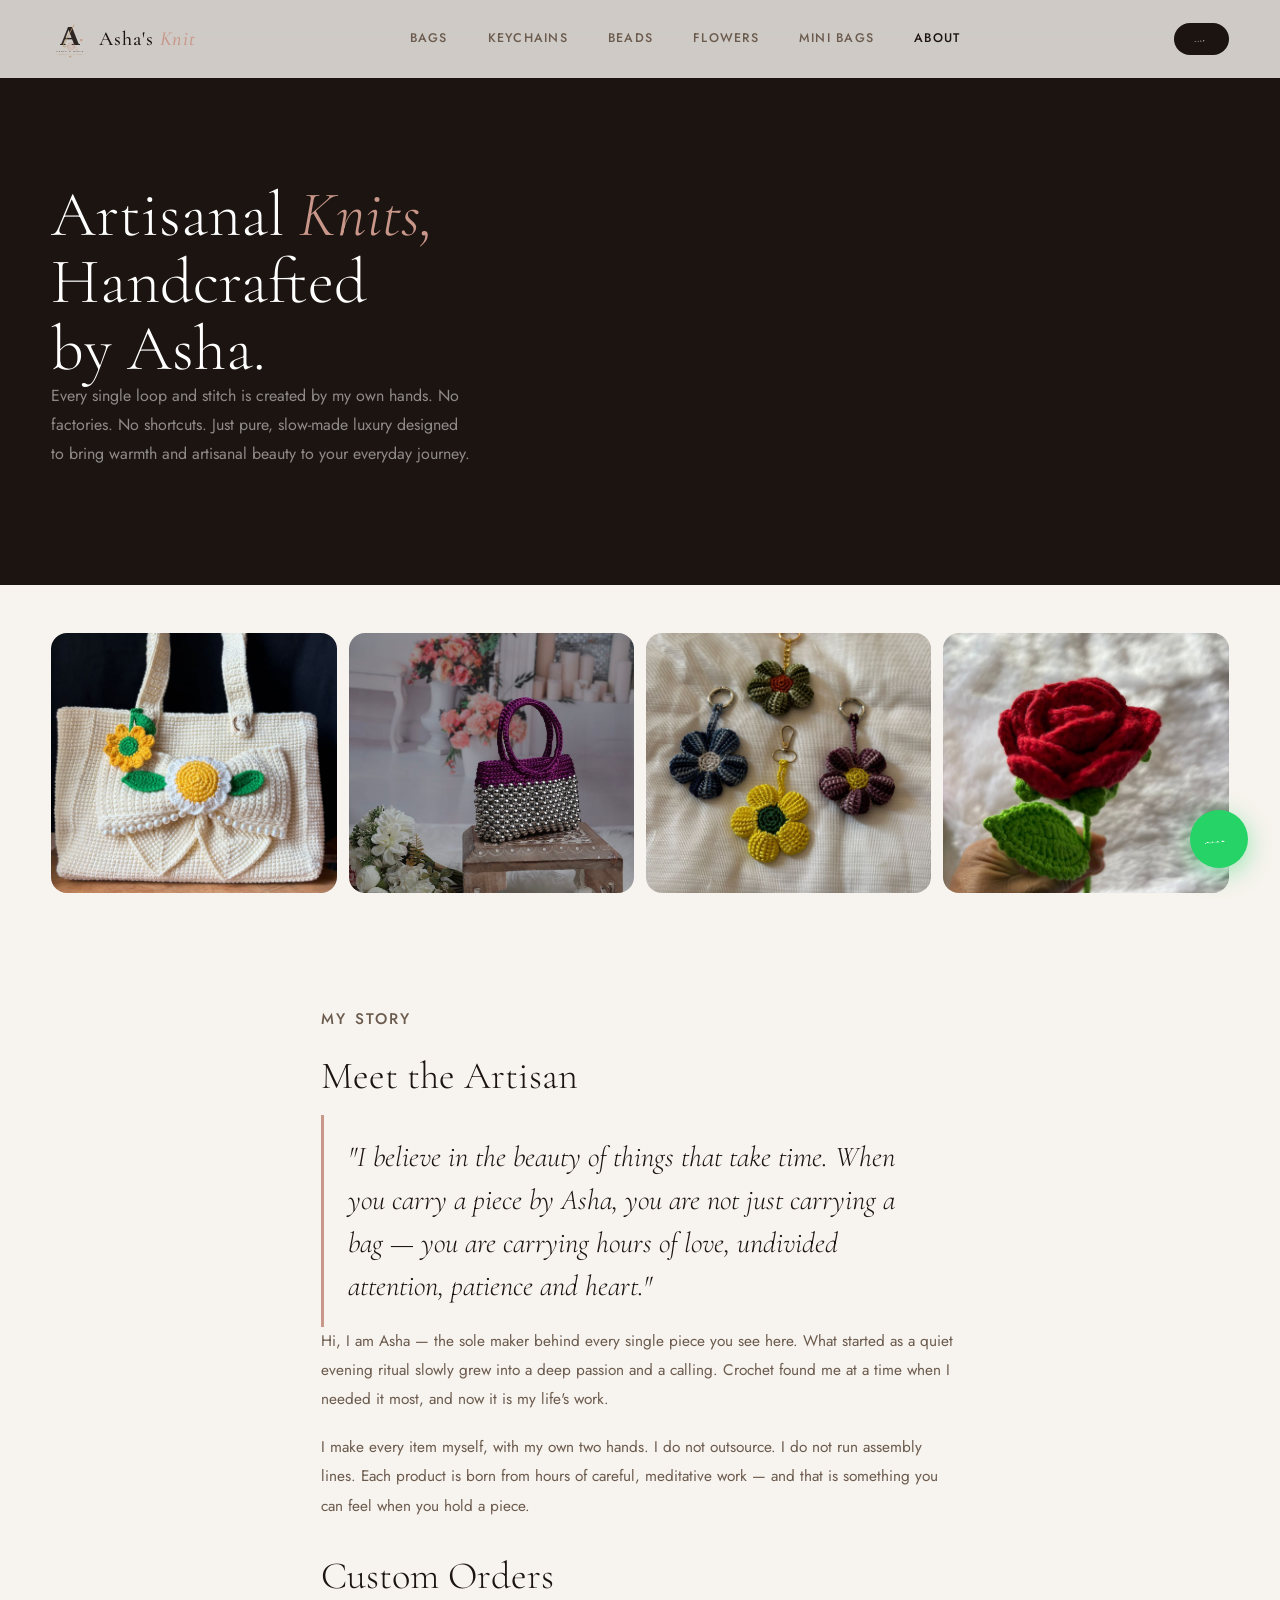
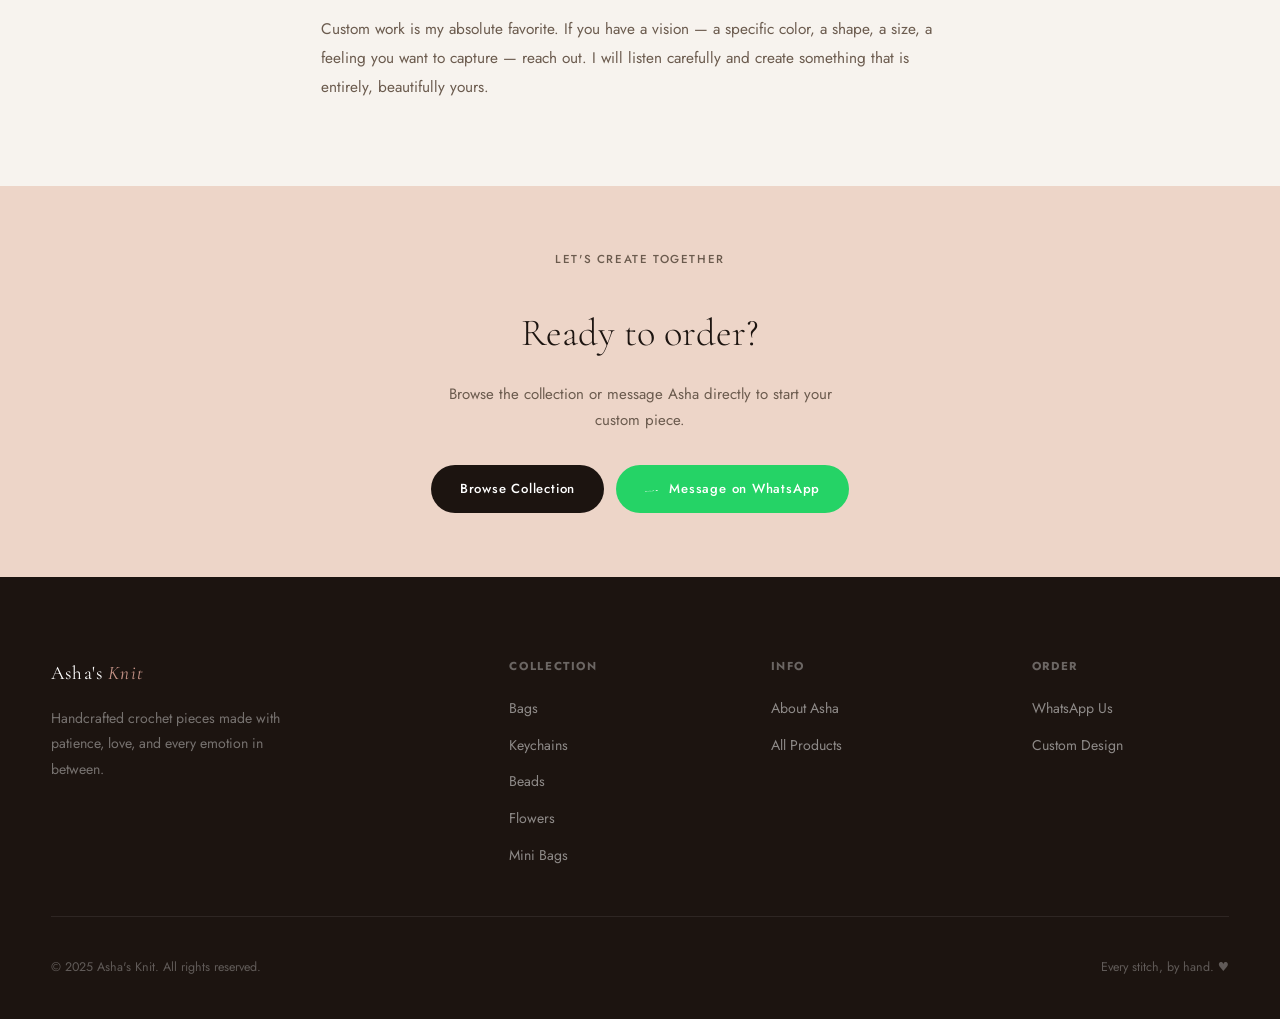
<file: about.html>
<!DOCTYPE html>
<html lang="en">
<head>
  <meta charset="UTF-8"/>
  <meta name="viewport" content="width=device-width,initial-scale=1.0"/>
  <title>About Asha &mdash; Asha's Knit</title>
  <link rel="stylesheet" href="styles.css"/>
  <style>
    .about-hero{min-height:65vh;background:var(--dark);display:grid;grid-template-columns:1fr;align-items:center;padding:9rem 4% 5rem;gap:5rem}.about-hero-text h1{font-family:var(--serif);font-size:clamp(2.8rem,5vw,5rem);font-weight:300;color:#fff;line-height:1.05}
    .about-hero h1{font-family:var(--serif);font-size:clamp(2.8rem,5vw,5rem);font-weight:300;color:#fff;line-height:1.05}
    .about-hero h1 em{font-style:italic;color:var(--rose)}
    .about-hero p{font-size:1rem;color:rgba(255,255,255,.5);line-height:1.8;max-width:420px;align-self:center}
    .about-img-row{display:grid;grid-template-columns:repeat(4,1fr);gap:12px;padding:3rem 4%}
    .about-img-row div{border-radius:16px;overflow:hidden;height:260px}
    .about-body{padding:4rem 4%;max-width:740px;margin:0 auto}
    .about-body h2{font-family:var(--serif);font-size:clamp(1.6rem,3vw,2.4rem);font-weight:300;margin-bottom:1rem;line-height:1.2}
    .about-body p{font-size:.96rem;line-height:1.9;color:var(--muted);margin-bottom:1.2rem}
    .about-quote-big{font-family:var(--serif);font-size:clamp(1.3rem,2.5vw,1.8rem);font-style:italic;font-weight:300;color:var(--dark);line-height:1.5;border-left:3px solid var(--rose);padding:1.2rem 1.5rem}
    .about-cta{text-align:center;padding:4rem 4%;background:var(--blush)}
    .about-cta h2{font-family:var(--serif);font-size:clamp(1.8rem,3vw,2.8rem);font-weight:300;margin-bottom:1rem}
    .about-cta p{color:var(--muted);margin-bottom:2rem;max-width:400px;margin-left:auto;margin-right:auto}
    @media(max-width:768px){.about-hero{grid-template-columns:1fr;min-height:auto;padding-top:7rem}.about-img-row{grid-template-columns:repeat(2,1fr);gap:8px;padding:2rem 4%}.about-img-row div{height:200px}}
  </style>
</head>
<body>
<nav>
  <a href="index.html" class="nav-logo">
    <img src="images/logo.svg" alt="Asha's Knit" class="nav-logo-img"/>
    <span>Asha's <em>Knit</em></span>
  </a>
  <div class="nav-center">
    <a href="bags.html">Bags</a>
    <a href="keychains.html">Keychains</a>
    <a href="beads.html">Beads</a>
    <a href="flowers.html">Flowers</a>
    <a href="minis.html">Mini Bags</a>
    <a href="about.html" class="active">About</a>
  </div>
  <div class="nav-right">
    <a class="btn-wa" data-wa="Hi Asha! I would love to place an order!" href="#"><svg viewBox="0 0 24 24" fill="currentColor" style="width:15px;height:15px"><path d="M17.472 14.382c-.297-.149-1.758-.867-2.03-.967-.273-.099-.471-.148-.67.15-.197.297-.767.966-.94 1.164-.173.199-.347.223-.644.075-.297-.15-1.255-.463-2.03-.967-.273-.099-.471-.148-.67.15-.197.297-.767.966-.94 1.164-.173.199-.347.223-.644.075-.297-.15-1.255-.463-2.03-.967-.273-.099-.471-.148-.67.15-.197.297-.767.966-.94 1.164-.173.199-.347.223-.644.075-.297-.15-1.255-.463-2.03-.967-.273-.099-.471-.148-.67.15-.197.297-.767.966-.94 1.164-.173.199-.347.223-.644.075-.297-.15-1.255-.463-2.03-.967-.273-.099-.471-.148-.67.15-.197.297-.767.966-.94 1.164-.173.199-.347.223-.644.075-.297-.15-1.255-.463-2.03-.967-.273-.099-.471-.148-.67.15-.197.297-.767.966-.94 1.164-.173.199-.347.223-.644.075-.297-.15-1.255-.463-2.03-.967-.273-.099-.471-.148-.67.15-.197.297-.767.966-.94 1.164-.173.199-.347.223-.644.075-.297-.15-1.255-.463-2.03-.967Z"/></svg></a>
    <button class="hamburger" aria-label="Menu"><span></span><span></span><span></span></button>
  </div>
</nav>

<div class="about-hero">
  <div class="about-hero-text">
    <h1>Artisanal <em>Knits,</em><br/>Handcrafted<br/>by Asha.</h1>
    <p>Every single loop and stitch is created by my own hands. No factories. No shortcuts. Just pure, slow-made luxury designed to bring warmth and artisanal beauty to your everyday journey.</p>
  </div>
</div>

<div class="about-img-row">
  <div><img src="images/Bags/831c97ac-e3ac-487b-af23-489958515eee.jpg" alt="" style="width:100%;height:100%;object-fit:cover"/></div>
  <div><img src="images/Bags/3a611cd5-9de5-4c1d-8d3f-68892b042ae3.jpg" alt="" style="width:100%;height:100%;object-fit:cover"/></div>
  <div><img src="images/Keychain/4a3a2b40-6830-4c7a-bb96-46322406a916.jpg" alt="" style="width:100%;height:100%;object-fit:cover"/></div>
  <div><img src="images/Flower/fede8deb-4d34-4329-86b0-78b4bf111c69.jpg" alt="" style="width:100%;height:100%;object-fit:cover"/></div>
</div>

<div class="about-body">
  <p class="section-label">My Story</p>
  <h2>Meet the Artisan</h2>
  <div class="about-quote-big">
    "I believe in the beauty of things that take time. When you carry a piece by Asha, you are not just carrying a bag &#8212; you are carrying hours of love, undivided attention, patience and heart."
  </div>
  <p>Hi, I am Asha &#8212; the sole maker behind every single piece you see here. What started as a quiet evening ritual slowly grew into a deep passion and a calling. Crochet found me at a time when I needed it most, and now it is my life's work.</p>
  <p>I make every item myself, with my own two hands. I do not outsource. I do not run assembly lines. Each product is born from hours of careful, meditative work &#8212; and that is something you can feel when you hold a piece.</p>
  <h2 style="margin-top:2rem">Custom Orders</h2>
  <p>Custom work is my absolute favorite. If you have a vision &#8212; a specific color, a shape, a size, a feeling you want to capture &#8212; reach out. I will listen carefully and create something that is entirely, beautifully yours.</p>
</div>

<div class="about-cta">
  <p class="section-label">Let's Create Together</p>
  <h2>Ready to order?</h2>
  <p>Browse the collection or message Asha directly to start your custom piece.</p>
  <div style="display:flex;gap:.75rem;justify-content:center;flex-wrap:wrap">
    <a href="bags.html" class="btn-primary">Browse Collection</a>
    <a class="btn-green" href="#" data-wa="Hi Asha! I read your story and I would love to order something. Can we talk?" style="display:inline-flex;align-items:center;gap:.4rem"><svg viewBox="0 0 24 24" fill="currentColor" style="width:18px;height:18px"><path d="M17.472 14.382c-.297-.149-1.758-.867-2.03-.967-.273-.099-.471-.148-.67.15-.197.297-.767.966-.94 1.164-.173.199-.347.223-.644.075-.297-.15-1.255-.463-2.03-.967-.273-.099-.471-.148-.67.15-.197.297-.767.966-.94 1.164-.173.199-.347.223-.644.075-.297-.15-1.255-.463-2.03-.967-.273-.099-.471-.148-.67.15-.197.297-.767.966-.94 1.164-.173.199-.347.223-.644.075-.297-.15-1.255-.463-2.03-.967-.273-.099-.471-.148-.67.15-.197.297-.767.966-.94 1.164-.173.199-.347.223-.644.075-.297-.15-1.255-.463-2.03-.967-.273-.099-.471-.148-.67.15-.197.297-.767.966-.94 1.164-.173.199-.347.223-.644.075-.297-.15-1.255-.463-2.03-.967-.273-.099-.471-.148-.67.15-.197.297-.767.966-.94 1.164-.173.199-.347.223-.644.075-.297-.15-1.255-.463-2.03-.967-.273-.099-.471-.148-.67.15-.197.297-.767.966-.94 1.164-.173.199-.347.223-.644.075-.297-.15-1.255-.463-2.03-.967Z"/></svg> Message on WhatsApp</a>
  </div>
</div>

<footer>
  <div class="footer-top">
    <div class="footer-brand">
      <a href="index.html" class="footer-logo">Asha's <em>Knit</em></a>
      <p>Handcrafted crochet pieces made with patience, love, and every emotion in between.</p>
    </div>
    <div class="footer-col"><h5>Collection</h5><ul>
      <li><a href="bags.html">Bags</a></li>
      <li><a href="keychains.html">Keychains</a></li>
      <li><a href="beads.html">Beads</a></li>
      <li><a href="flowers.html">Flowers</a></li>
      <li><a href="minis.html">Mini Bags</a></li>
    </ul></div>
    <div class="footer-col"><h5>Info</h5><ul>
      <li><a href="about.html">About Asha</a></li>
      <li><a href="bags.html">All Products</a></li>
    </ul></div>
    <div class="footer-col"><h5>Order</h5><ul>
      <li><a href="#" data-wa="Hi Asha! I want to place an order!">WhatsApp Us</a></li>
      <li><a href="custom.html">Custom Design</a></li>
    </ul></div>
  </div>
  <div class="footer-bottom">
    <span>&#169; 2025 Asha's Knit. All rights reserved.</span>
    <span>Every stitch, by hand. &#9829;</span>
  </div>
</footer>
<a href="#" class="wa-float" target="_blank" title="Chat with Asha">
  <svg viewBox="0 0 24 24" fill="white"><path d="M17.472 14.382c-.297-.149-1.758-.867-2.03-.967-.273-.099-.471-.148-.67.15-.197.297-.767.966-.94 1.164-.173.199-.347.223-.644.075-.297-.15-1.255-.463-2.03-.967-.273-.099-.471-.148-.67.15-.197.297-.767.966-.94 1.164-.173.199-.347.223-.644.075-.297-.15-1.255-.463-2.03-.967-.273-.099-.471-.148-.67.15-.197.297-.767.966-.94 1.164-.173.199-.347.223-.644.075-.297-.15-1.255-.463-2.03-.967-.273-.099-.471-.148-.67.15-.197.297-.767.966-.94 1.164-.173.199-.347.223-.644.075-.297-.15-1.255-.463-2.03-.967-.273-.099-.471-.148-.67.15-.197.297-.767.966-.94 1.164-.173.199-.347.223-.644.075-.297-.15-1.255-.463-2.03-.967-.273-.099-.471-.148-.67.15-.197.297-.767.966-.94 1.164-.173.199-.347.223-.644.075-.297-.15-1.255-.463-2.03-.967-.273-.099-.471-.148-.67.15-.197.297-.767.966-.94 1.164-.173.199-.347.223-.644.075-.297-.15-1.255-.463-2.03-.967Z"/></svg>
</a>
<script src='script.js?v=2'></script>
</body>
</html>
</file>
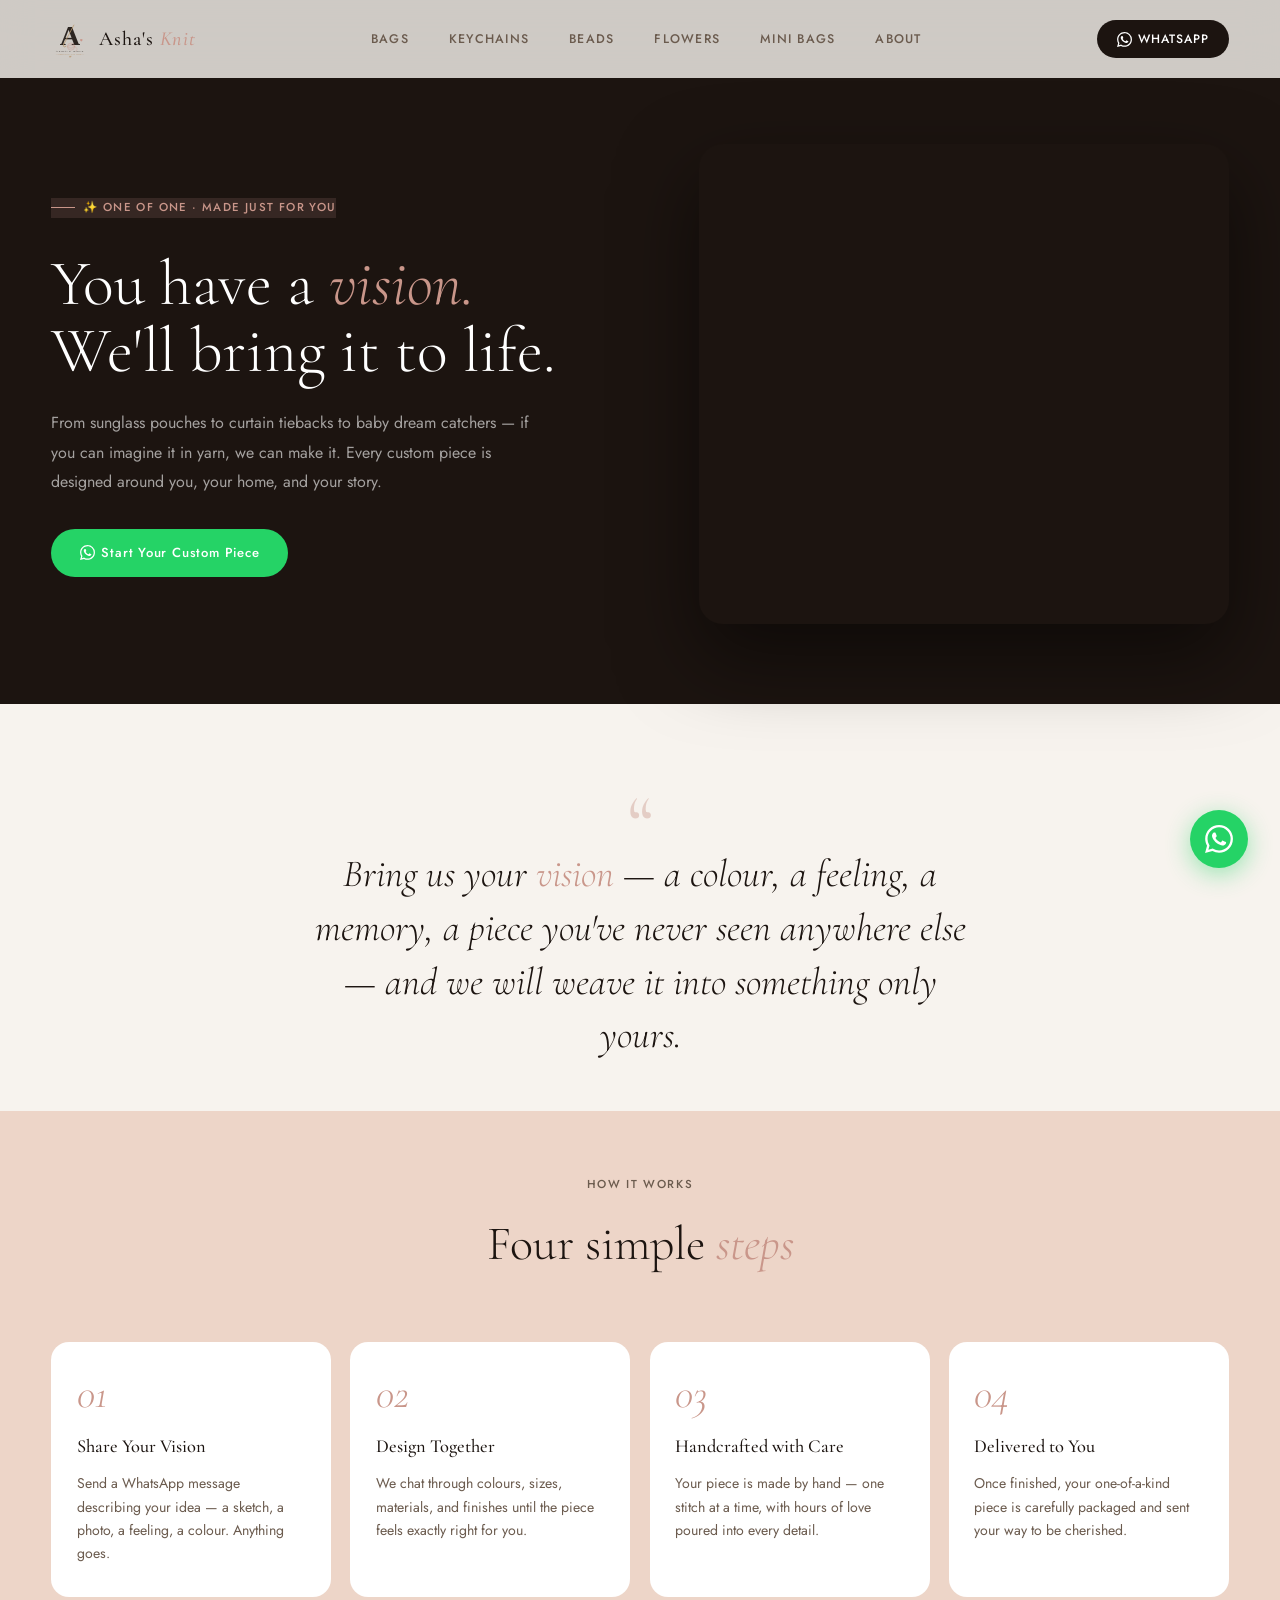
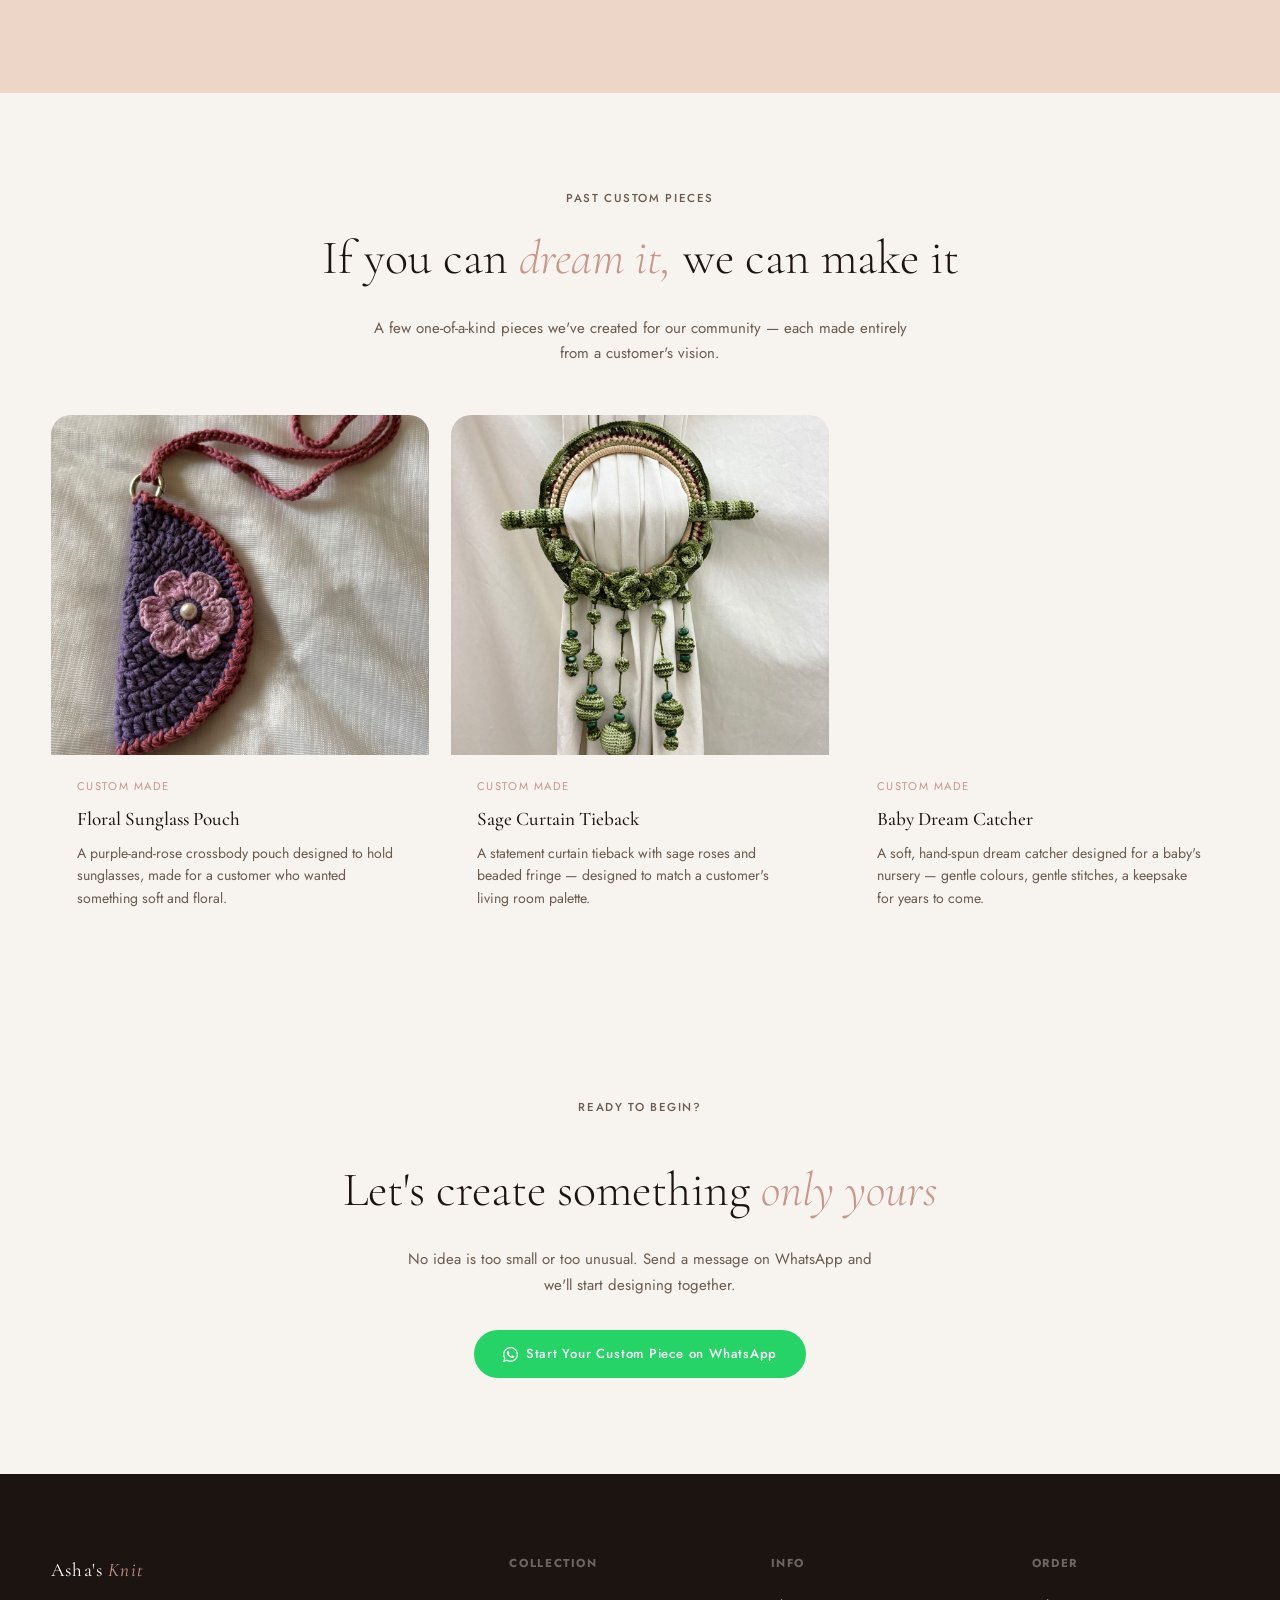
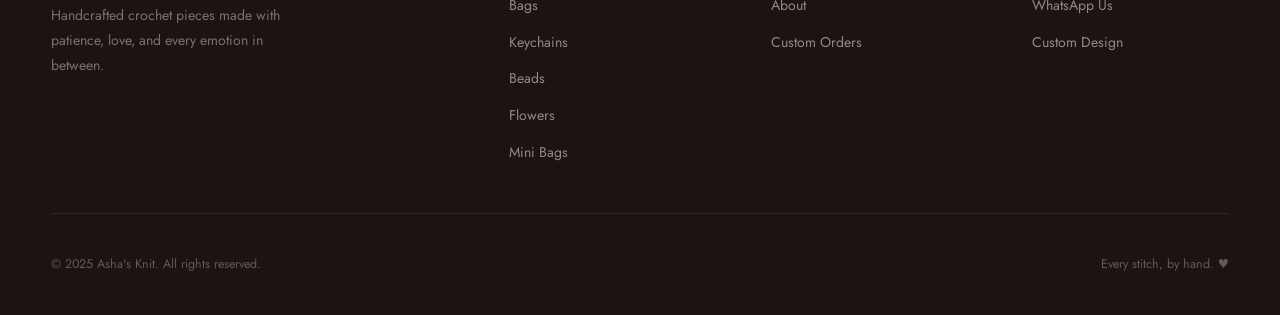
<file: custom.html>
<!DOCTYPE html>
<html lang="en">
<head>
  <meta charset="UTF-8"/>
  <meta name="viewport" content="width=device-width,initial-scale=1.0"/>
  <title>Custom Orders &mdash; Asha's Knit</title>
  <link rel="stylesheet" href="styles.css"/>
  <style>
    .custom-hero{min-height:60vh;background:var(--dark);display:grid;grid-template-columns:1.1fr 1fr;align-items:center;padding:9rem 4% 5rem;gap:4rem}
    .custom-hero-text h1{font-family:var(--serif);font-size:clamp(2.6rem,5vw,4.6rem);font-weight:300;color:#fff;line-height:1.05;margin-bottom:1.5rem}
    .custom-hero-text h1 em{font-style:italic;color:var(--rose)}
    .custom-hero-text p{font-size:1rem;color:rgba(255,255,255,.6);line-height:1.85;max-width:480px;margin-bottom:2rem}
    .custom-hero-text .hero-tag{color:var(--rose);background:rgba(201,150,138,.15)}
    .custom-hero-img{border-radius:24px;overflow:hidden;height:480px;box-shadow:0 32px 80px rgba(0,0,0,.5)}
    .custom-hero-img img{width:100%;height:100%;object-fit:cover}

    .vision-line{text-align:center;padding:5rem 4% 3rem;max-width:780px;margin:0 auto}
    .vision-line .quote-mark{font-family:var(--serif);font-size:5rem;color:var(--rose);line-height:1;margin-bottom:-1rem;opacity:.4}
    .vision-line h2{font-family:var(--serif);font-size:clamp(1.6rem,3vw,2.4rem);font-weight:300;font-style:italic;line-height:1.4;color:var(--dark)}
    .vision-line h2 em{color:var(--rose);font-style:italic}

    .steps{padding:4rem 4% 6rem;background:var(--blush)}
    .steps-head{text-align:center;margin-bottom:3.5rem}
    .steps-head .section-label{margin-bottom:.6rem}
    .steps-head h2{font-family:var(--serif);font-size:clamp(2rem,4vw,3rem);font-weight:300}
    .steps-head h2 em{font-style:italic;color:var(--rose)}
    .steps-grid{display:grid;grid-template-columns:repeat(4,1fr);gap:1.2rem;max-width:1200px;margin:0 auto}
    .step-card{background:#fff;border-radius:18px;padding:2rem 1.6rem;position:relative;transition:transform .4s var(--ease)}
    .step-card:hover{transform:translateY(-4px)}
    .step-num{font-family:var(--serif);font-size:2.6rem;font-weight:300;color:var(--rose);font-style:italic;line-height:1;margin-bottom:1rem}
    .step-card h4{font-family:var(--serif);font-size:1.15rem;font-weight:500;margin-bottom:.6rem;color:var(--dark)}
    .step-card p{font-size:.88rem;color:var(--muted);line-height:1.65}

    .examples{padding:5rem 4%}
    .examples-head{text-align:center;margin-bottom:3rem}
    .examples-head .section-label{margin-bottom:.6rem}
    .examples-head h2{font-family:var(--serif);font-size:clamp(2rem,4vw,3rem);font-weight:300}
    .examples-head h2 em{font-style:italic;color:var(--rose)}
    .examples-head p{color:var(--muted);max-width:560px;margin:1rem auto 0;line-height:1.7}
    .examples-grid{display:grid;grid-template-columns:repeat(3,1fr);gap:1.4rem;max-width:1200px;margin:0 auto}
    .example-card{border-radius:20px;overflow:hidden;background:var(--cream);position:relative;transition:transform .4s var(--ease)}
    .example-card:hover{transform:scale(.99)}
    .example-card .example-img{height:340px;overflow:hidden}
    .example-card .example-img img{width:100%;height:100%;object-fit:cover;transition:transform .6s var(--ease)}
    .example-card:hover .example-img img{transform:scale(1.05)}
    .example-body{padding:1.4rem 1.6rem 1.8rem}
    .example-body .tag{font-size:.7rem;letter-spacing:.14em;text-transform:uppercase;color:var(--rose);margin-bottom:.4rem;display:block}
    .example-body h4{font-family:var(--serif);font-size:1.2rem;font-weight:500;margin-bottom:.4rem}
    .example-body p{font-size:.88rem;color:var(--muted);line-height:1.6}

    .custom-cta{text-align:center;padding:5rem 4% 6rem;background:var(--cream)}
    .custom-cta h2{font-family:var(--serif);font-size:clamp(2rem,4vw,3rem);font-weight:300;margin-bottom:1rem}
    .custom-cta h2 em{font-style:italic;color:var(--rose)}
    .custom-cta p{color:var(--muted);max-width:480px;margin:0 auto 2rem;line-height:1.7}

    @media(max-width:900px){
      .custom-hero{grid-template-columns:1fr;padding-top:7rem;gap:2rem}
      .custom-hero-img{height:340px}
      .steps-grid{grid-template-columns:1fr 1fr}
      .examples-grid{grid-template-columns:1fr}
    }
    @media(max-width:600px){
      .steps-grid{grid-template-columns:1fr}
    }
  </style>
</head>
<body>

<nav>
  <a href="index.html" class="nav-logo">
    <img src="images/logo.svg" alt="Asha's Knit" class="nav-logo-img"/>
    <span>Asha's <em>Knit</em></span>
  </a>
  <div class="nav-center">
    <a href="bags.html">Bags</a>
    <a href="keychains.html">Keychains</a>
    <a href="beads.html">Beads</a>
    <a href="flowers.html">Flowers</a>
    <a href="minis.html">Mini Bags</a>
    <a href="about.html">About</a>
  </div>
  <div class="nav-right">
    <a class="btn-wa" data-wa="Hi! I have a vision for a custom piece — can we chat about it?" href="#"><svg viewBox="0 0 24 24" fill="currentColor" style="width:15px;height:15px"><path d="M17.472 14.382c-.297-.149-1.758-.867-2.03-.967-.273-.099-.471-.148-.67.15-.197.297-.767.966-.94 1.164-.173.199-.347.223-.644.075-.297-.15-1.255-.463-2.39-1.475-.883-.788-1.48-1.761-1.653-2.059-.173-.297-.018-.458.13-.606.134-.133.298-.347.446-.52.149-.174.198-.298.298-.497.099-.198.05-.371-.025-.52-.075-.149-.669-1.612-.916-2.207-.242-.579-.487-.5-.669-.51-.173-.008-.371-.01-.57-.01-.198 0-.52.074-.792.372-.272.297-1.04 1.016-1.04 2.479 0 1.462 1.065 2.875 1.213 3.074.149.198 2.096 3.2 5.077 4.487.709.306 1.262.489 1.694.625.712.227 1.36.195 1.871.118.571-.085 1.758-.719 2.006-1.413.248-.694.248-1.289.173-1.413-.074-.124-.272-.198-.57-.347m-5.421 7.403h-.004a9.87 9.87 0 01-5.031-1.378l-.361-.214-3.741.982.998-3.648-.235-.374a9.86 9.86 0 01-1.51-5.26c.001-5.45 4.436-9.884 9.888-9.884 2.64 0 5.122 1.03 6.988 2.898a9.825 9.825 0 012.893 6.994c-.003 5.45-4.437 9.884-9.885 9.884m8.413-18.297A11.815 11.815 0 0012.05 0C5.495 0 .16 5.335.157 11.892c0 2.096.547 4.142 1.588 5.945L.057 24l6.305-1.654a11.882 11.882 0 005.683 1.448h.005c6.554 0 11.89-5.335 11.893-11.893a11.821 11.821 0 00-3.48-8.413z"/></svg> WhatsApp</a>
    <button class="hamburger" aria-label="Menu"><span></span><span></span><span></span></button>
  </div>
</nav>

<section class="custom-hero">
  <div class="custom-hero-text">
    <span class="hero-tag">✨ One of one · Made just for you</span>
    <h1>You have a <em>vision.</em><br/>We'll bring it to life.</h1>
    <p>From sunglass pouches to curtain tiebacks to baby dream catchers — if you can imagine it in yarn, we can make it. Every custom piece is designed around you, your home, and your story.</p>
    <a class="btn-green" href="#" data-wa="Hi! I have a custom piece in mind. Can we talk about bringing it to life?" style="display:inline-flex;align-items:center;gap:.4rem"><svg viewBox="0 0 24 24" fill="currentColor" style="width:15px;height:15px"><path d="M17.472 14.382c-.297-.149-1.758-.867-2.03-.967-.273-.099-.471-.148-.67.15-.197.297-.767.966-.94 1.164-.173.199-.347.223-.644.075-.297-.15-1.255-.463-2.39-1.475-.883-.788-1.48-1.761-1.653-2.059-.173-.297-.018-.458.13-.606.134-.133.298-.347.446-.52.149-.174.198-.298.298-.497.099-.198.05-.371-.025-.52-.075-.149-.669-1.612-.916-2.207-.242-.579-.487-.5-.669-.51-.173-.008-.371-.01-.57-.01-.198 0-.52.074-.792.372-.272.297-1.04 1.016-1.04 2.479 0 1.462 1.065 2.875 1.213 3.074.149.198 2.096 3.2 5.077 4.487.709.306 1.262.489 1.694.625.712.227 1.36.195 1.871.118.571-.085 1.758-.719 2.006-1.413.248-.694.248-1.289.173-1.413-.074-.124-.272-.198-.57-.347m-5.421 7.403h-.004a9.87 9.87 0 01-5.031-1.378l-.361-.214-3.741.982.998-3.648-.235-.374a9.86 9.86 0 01-1.51-5.26c.001-5.45 4.436-9.884 9.888-9.884 2.64 0 5.122 1.03 6.988 2.898a9.825 9.825 0 012.893 6.994c-.003 5.45-4.437 9.884-9.885 9.884m8.413-18.297A11.815 11.815 0 0012.05 0C5.495 0 .16 5.335.157 11.892c0 2.096.547 4.142 1.588 5.945L.057 24l6.305-1.654a11.882 11.882 0 005.683 1.448h.005c6.554 0 11.89-5.335 11.893-11.893a11.821 11.821 0 00-3.48-8.413z"/></svg> Start Your Custom Piece</a>
  </div>
  <div class="custom-hero-img">
    <video src="images/Misc/dream-catcher.mp4" autoplay loop muted playsinline style="width:100%;height:100%;object-fit:cover"></video>
  </div>
</section>

<section class="vision-line">
  <div class="quote-mark">&ldquo;</div>
  <h2>Bring us your <em>vision</em> &mdash; a colour, a feeling, a memory, a piece you've never seen anywhere else &mdash; and we will weave it into something only yours.</h2>
</section>

<section class="steps">
  <div class="steps-head">
    <p class="section-label">How it Works</p>
    <h2>Four simple <em>steps</em></h2>
  </div>
  <div class="steps-grid">
    <div class="step-card">
      <div class="step-num">01</div>
      <h4>Share Your Vision</h4>
      <p>Send a WhatsApp message describing your idea &mdash; a sketch, a photo, a feeling, a colour. Anything goes.</p>
    </div>
    <div class="step-card">
      <div class="step-num">02</div>
      <h4>Design Together</h4>
      <p>We chat through colours, sizes, materials, and finishes until the piece feels exactly right for you.</p>
    </div>
    <div class="step-card">
      <div class="step-num">03</div>
      <h4>Handcrafted with Care</h4>
      <p>Your piece is made by hand &mdash; one stitch at a time, with hours of love poured into every detail.</p>
    </div>
    <div class="step-card">
      <div class="step-num">04</div>
      <h4>Delivered to You</h4>
      <p>Once finished, your one-of-a-kind piece is carefully packaged and sent your way to be cherished.</p>
    </div>
  </div>
</section>

<section class="examples">
  <div class="examples-head">
    <p class="section-label">Past Custom Pieces</p>
    <h2>If you can <em>dream it,</em> we can make it</h2>
    <p>A few one-of-a-kind pieces we've created for our community &mdash; each made entirely from a customer's vision.</p>
  </div>
  <div class="examples-grid">
    <div class="example-card">
      <div class="example-img"><img src="images/Misc/7d40c00b-b02a-46bb-a530-ce3912aa00d1.jpg" alt="Custom sunglasses holder"/></div>
      <div class="example-body">
        <span class="tag">Custom Made</span>
        <h4>Floral Sunglass Pouch</h4>
        <p>A purple-and-rose crossbody pouch designed to hold sunglasses, made for a customer who wanted something soft and floral.</p>
      </div>
    </div>
    <div class="example-card">
      <div class="example-img"><img src="images/Misc/abf1dcfc-8501-4e72-a89e-fc7642e57808.jpg" alt="Custom curtain tieback"/></div>
      <div class="example-body">
        <span class="tag">Custom Made</span>
        <h4>Sage Curtain Tieback</h4>
        <p>A statement curtain tieback with sage roses and beaded fringe &mdash; designed to match a customer's living room palette.</p>
      </div>
    </div>
    <div class="example-card">
      <div class="example-img"><video src="images/Misc/dream-catcher.mp4" autoplay loop muted playsinline style="width:100%;height:100%;object-fit:cover"></video></div>
      <div class="example-body">
        <span class="tag">Custom Made</span>
        <h4>Baby Dream Catcher</h4>
        <p>A soft, hand-spun dream catcher designed for a baby's nursery &mdash; gentle colours, gentle stitches, a keepsake for years to come.</p>
      </div>
    </div>
  </div>
</section>

<section class="custom-cta">
  <p class="section-label">Ready to Begin?</p>
  <h2>Let's create something <em>only yours</em></h2>
  <p>No idea is too small or too unusual. Send a message on WhatsApp and we'll start designing together.</p>
  <a class="btn-green" href="#" data-wa="Hi! I have a custom piece in mind. Can we talk about bringing it to life?" style="display:inline-flex;align-items:center;gap:.5rem"><svg viewBox="0 0 24 24" fill="currentColor" style="width:15px;height:15px"><path d="M17.472 14.382c-.297-.149-1.758-.867-2.03-.967-.273-.099-.471-.148-.67.15-.197.297-.767.966-.94 1.164-.173.199-.347.223-.644.075-.297-.15-1.255-.463-2.39-1.475-.883-.788-1.48-1.761-1.653-2.059-.173-.297-.018-.458.13-.606.134-.133.298-.347.446-.52.149-.174.198-.298.298-.497.099-.198.05-.371-.025-.52-.075-.149-.669-1.612-.916-2.207-.242-.579-.487-.5-.669-.51-.173-.008-.371-.01-.57-.01-.198 0-.52.074-.792.372-.272.297-1.04 1.016-1.04 2.479 0 1.462 1.065 2.875 1.213 3.074.149.198 2.096 3.2 5.077 4.487.709.306 1.262.489 1.694.625.712.227 1.36.195 1.871.118.571-.085 1.758-.719 2.006-1.413.248-.694.248-1.289.173-1.413-.074-.124-.272-.198-.57-.347m-5.421 7.403h-.004a9.87 9.87 0 01-5.031-1.378l-.361-.214-3.741.982.998-3.648-.235-.374a9.86 9.86 0 01-1.51-5.26c.001-5.45 4.436-9.884 9.888-9.884 2.64 0 5.122 1.03 6.988 2.898a9.825 9.825 0 012.893 6.994c-.003 5.45-4.437 9.884-9.885 9.884m8.413-18.297A11.815 11.815 0 0012.05 0C5.495 0 .16 5.335.157 11.892c0 2.096.547 4.142 1.588 5.945L.057 24l6.305-1.654a11.882 11.882 0 005.683 1.448h.005c6.554 0 11.89-5.335 11.893-11.893a11.821 11.821 0 00-3.48-8.413z"/></svg> Start Your Custom Piece on WhatsApp</a>
</section>

<footer>
  <div class="footer-top">
    <div class="footer-brand">
      <a href="index.html" class="footer-logo">Asha's <em>Knit</em></a>
      <p>Handcrafted crochet pieces made with patience, love, and every emotion in between.</p>
    </div>
    <div class="footer-col"><h5>Collection</h5><ul>
      <li><a href="bags.html">Bags</a></li>
      <li><a href="keychains.html">Keychains</a></li>
      <li><a href="beads.html">Beads</a></li>
      <li><a href="flowers.html">Flowers</a></li>
      <li><a href="minis.html">Mini Bags</a></li>
    </ul></div>
    <div class="footer-col"><h5>Info</h5><ul>
      <li><a href="about.html">About</a></li>
      <li><a href="custom.html">Custom Orders</a></li>
    </ul></div>
    <div class="footer-col"><h5>Order</h5><ul>
      <li><a href="#" data-wa="Hi! I want to place an order!">WhatsApp Us</a></li>
      <li><a href="custom.html">Custom Design</a></li>
    </ul></div>
  </div>
  <div class="footer-bottom">
    <span>&#169; 2025 Asha's Knit. All rights reserved.</span>
    <span>Every stitch, by hand. &#9829;</span>
  </div>
</footer>

<a href="#" class="wa-float" target="_blank" title="Chat with Asha">
  <svg viewBox="0 0 24 24" fill="white"><path d="M17.472 14.382c-.297-.149-1.758-.867-2.03-.967-.273-.099-.471-.148-.67.15-.197.297-.767.966-.94 1.164-.173.199-.347.223-.644.075-.297-.15-1.255-.463-2.39-1.475-.883-.788-1.48-1.761-1.653-2.059-.173-.297-.018-.458.13-.606.134-.133.298-.347.446-.52.149-.174.198-.298.298-.497.099-.198.05-.371-.025-.52-.075-.149-.669-1.612-.916-2.207-.242-.579-.487-.5-.669-.51-.173-.008-.371-.01-.57-.01-.198 0-.52.074-.792.372-.272.297-1.04 1.016-1.04 2.479 0 1.462 1.065 2.875 1.213 3.074.149.198 2.096 3.2 5.077 4.487.709.306 1.262.489 1.694.625.712.227 1.36.195 1.871.118.571-.085 1.758-.719 2.006-1.413.248-.694.248-1.289.173-1.413-.074-.124-.272-.198-.57-.347m-5.421 7.403h-.004a9.87 9.87 0 01-5.031-1.378l-.361-.214-3.741.982.998-3.648-.235-.374a9.86 9.86 0 01-1.51-5.26c.001-5.45 4.436-9.884 9.888-9.884 2.64 0 5.122 1.03 6.988 2.898a9.825 9.825 0 012.893 6.994c-.003 5.45-4.437 9.884-9.885 9.884m8.413-18.297A11.815 11.815 0 0012.05 0C5.495 0 .16 5.335.157 11.892c0 2.096.547 4.142 1.588 5.945L.057 24l6.305-1.654a11.882 11.882 0 005.683 1.448h.005c6.554 0 11.89-5.335 11.893-11.893a11.821 11.821 0 00-3.48-8.413z"/></svg>
</a>
<script src='script.js?v=2'></script>
</body>
</html>
</file>
<file: styles.css>
@import url('https://fonts.googleapis.com/css2?family=Cormorant+Garamond:ital,wght@0,300;0,400;0,500;0,600;1,300;1,400;1,500&family=Jost:ital,wght@0,300;0,400;0,500;0,600;1,300;1,400&family=Playfair+Display:ital,wght@0,400;0,500;0,700;1,400;1,500&display=swap');

/* ── Tokens ── */
:root {
  --cream:   #F7F3EE;
  --white:   #FDFCFB;
  --dark:    #1C1410;
  --muted:   #6B5B4E;
  --rose:    #C9968A;
  --sage:    #8FA687;
  --blush:   #EDD5C8;
  --border:  rgba(28,20,16,.10);
  --serif:   'Cormorant Garamond', Georgia, serif;
  --display: 'Playfair Display', Georgia, serif;
  --sans:    'Jost', system-ui, sans-serif;
  --ease:    cubic-bezier(.4,0,.2,1);
}

*,*::before,*::after{box-sizing:border-box;margin:0;padding:0}
html{scroll-behavior:smooth}
body{font-family:var(--sans);font-size:15px;line-height:1.7;background:var(--cream);color:var(--dark);overflow-x:hidden;-webkit-font-smoothing:antialiased;-moz-osx-font-smoothing:grayscale}
img{display:block;width:100%;height:100%;object-fit:cover}
a{text-decoration:none;color:inherit}
ul{list-style:none}
button{cursor:pointer;border:none;background:none;font-family:inherit}

/* ── NAV ── */
nav{
  position:fixed;top:0;left:0;right:0;z-index:200;
  display:flex;align-items:center;justify-content:space-between;
  padding:1.25rem 4%;
  background:rgba(247,243,238,.82);backdrop-filter:blur(18px);-webkit-backdrop-filter:blur(18px);
  transition:background .4s var(--ease),box-shadow .4s var(--ease);
}
nav.scrolled{background:rgba(247,243,238,.97);box-shadow:0 1px 0 var(--border)}
.nav-logo{display:flex;align-items:center;gap:.6rem;font-family:var(--serif);font-size:1.25rem;font-weight:500;letter-spacing:.06em;color:var(--dark)}
.nav-logo em{font-style:italic;color:var(--rose)}
.nav-logo-img{width:38px;height:38px;object-fit:contain;flex-shrink:0}
.nav-center{display:flex;gap:2.5rem;align-items:center}
.nav-center a{font-size:.78rem;font-weight:500;letter-spacing:.1em;text-transform:uppercase;color:var(--muted);transition:color .25s}
.nav-center a:hover,.nav-center a.active{color:var(--dark)}
.nav-right{display:flex;align-items:center;gap:1rem}
.btn-wa{
  display:inline-flex;align-items:center;gap:.4rem;
  background:var(--dark);color:#fff;
  padding:.55rem 1.25rem;border-radius:2rem;
  font-size:.76rem;font-weight:500;letter-spacing:.08em;text-transform:uppercase;
  transition:background .25s,transform .25s;
}
.btn-wa:hover{background:#333;transform:translateY(-1px)}
.btn-wa svg{width:15px;height:15px;flex-shrink:0}
.hamburger{display:none;flex-direction:column;gap:4px;padding:4px}
.hamburger span{display:block;width:20px;height:1.5px;background:var(--dark);transition:.3s}

/* ── HERO ── */
.hero{
  min-height:100vh;display:grid;grid-template-columns:1fr 1fr;
  padding:7rem 4% 4rem;gap:2rem;align-items:center;
  background:var(--white);
}
.hero-left{max-width:520px}
.hero-tag{
  display:inline-flex;align-items:center;gap:.5rem;
  font-size:.72rem;font-weight:500;letter-spacing:.12em;text-transform:uppercase;
  color:var(--muted);margin-bottom:2rem;
}
.hero-tag::before{content:'';display:block;width:24px;height:1px;background:var(--rose)}
.hero-left h1{
  font-family:var(--display);
  font-size:clamp(3rem,5.5vw,5.8rem);
  font-weight:500;line-height:1.05;
  letter-spacing:-.02em;
  margin-bottom:1.5rem;
}
.hero-left h1 em{font-style:italic;color:var(--rose);font-weight:300}
.hero-left p{
  font-size:1rem;line-height:1.75;color:var(--muted);
  max-width:380px;margin-bottom:2.5rem;
}
.hero-actions{display:flex;gap:.75rem;flex-wrap:wrap}
.btn-primary{
  display:inline-flex;align-items:center;gap:.5rem;
  background:var(--dark);color:#fff;
  padding:.8rem 1.8rem;border-radius:2rem;
  font-size:.82rem;font-weight:500;letter-spacing:.06em;
  transition:all .25s;
}
.btn-primary:hover{background:#2e2018;transform:translateY(-2px);box-shadow:0 8px 24px rgba(28,20,16,.2)}
.btn-secondary{
  display:inline-flex;align-items:center;gap:.5rem;
  background:transparent;color:var(--dark);
  padding:.8rem 1.8rem;border-radius:2rem;
  font-size:.82rem;font-weight:500;letter-spacing:.06em;
  border:1px solid var(--border);
  transition:all .25s;
}
.btn-secondary:hover{border-color:var(--dark);transform:translateY(-2px)}
.btn-green{
  display:inline-flex;align-items:center;gap:.5rem;
  background:#25D366;color:#fff;
  padding:.8rem 1.8rem;border-radius:2rem;
  font-size:.82rem;font-weight:500;letter-spacing:.06em;
  transition:all .25s;
}
.btn-green:hover{background:#1da851;transform:translateY(-2px);box-shadow:0 8px 24px rgba(37,211,102,.3)}
.btn-green svg{width:18px;height:18px}
.btn-sm{padding:.6rem 1.3rem;font-size:.76rem}

/* ── HERO RIGHT ── */
.hero-right{
  position:relative;height:78vh;min-height:520px;
}
.hero-main-img{
  width:100%;height:100%;
  border-radius:24px;overflow:hidden;
  box-shadow:0 32px 80px rgba(28,20,16,.18);
}
.hero-pill{
  position:absolute;bottom:1.5rem;left:-2rem;
  background:#fff;border-radius:16px;padding:1rem 1.4rem;
  box-shadow:0 8px 32px rgba(28,20,16,.12);
  display:flex;align-items:center;gap:.9rem;
  min-width:200px;
}
.hero-pill-dot{width:10px;height:10px;border-radius:50%;background:var(--sage);flex-shrink:0}
.hero-pill-text p{font-size:.68rem;text-transform:uppercase;letter-spacing:.1em;color:var(--muted);margin-bottom:.1rem}
.hero-pill-text strong{font-size:.9rem;color:var(--dark);font-family:var(--serif)}
.hero-scroll{
  position:absolute;top:50%;right:-3rem;transform:translateY(-50%) rotate(90deg);
  font-size:.68rem;letter-spacing:.18em;text-transform:uppercase;color:var(--muted);
  display:flex;align-items:center;gap:.5rem;
  writing-mode:vertical-rl;
}
.hero-scroll::after{content:'';display:block;width:32px;height:1px;background:var(--muted)}

/* ── MARQUEE ── */
.marquee-wrap{
  overflow:hidden;background:var(--dark);padding:.9rem 0;
}
.marquee-track{
  display:flex;gap:3rem;width:max-content;
  animation:scroll-x 20s linear infinite;
}
.marquee-item{
  font-family:var(--serif);font-size:1rem;font-weight:300;
  font-style:italic;color:rgba(255,255,255,.6);
  white-space:nowrap;display:flex;align-items:center;gap:3rem;
}
.marquee-item::after{content:'✦';font-style:normal;font-size:.7rem;color:var(--rose)}
@keyframes scroll-x{from{transform:translateX(0)}to{transform:translateX(-50%)}}

/* ── CATEGORIES ── */
.categories{padding:6rem 4%;background:var(--cream)}
.section-label{
  font-size:.72rem;font-weight:500;letter-spacing:.14em;text-transform:uppercase;
  color:var(--muted);margin-bottom:.6rem;
}
.section-title{
  font-family:var(--serif);font-size:clamp(2rem,4vw,3.2rem);
  font-weight:300;line-height:1.15;margin-bottom:3rem;
}
.section-title em{font-style:italic;color:var(--rose)}
/* ── Bento category grid ── */
.categories{text-align:center}
.categories .section-title{
  font-size:clamp(1.8rem,3.5vw,2.8rem);font-weight:400;margin-bottom:.6rem;
  font-family:var(--serif);
}
.categories .section-title::after{
  content:'';display:block;width:44px;height:3px;background:var(--rose);
  border-radius:2px;margin:.7rem auto 2.8rem;
}
.bento-grid{
  display:grid;
  grid-template-columns:1.55fr 1fr;
  grid-template-rows:340px 220px;
  gap:14px;
  text-align:left;
}
.bento-col{
  display:flex;flex-direction:column;gap:14px;
}
.bento-col .bento-card{flex:1}
.bento-card{
  position:relative;overflow:hidden;border-radius:20px;
  display:block;text-decoration:none;
  transition:transform .45s var(--ease);
}
.bento-card:hover{transform:scale(.982)}
.bento-card img{
  width:100%;height:100%;object-fit:cover;display:block;
  transition:transform .65s var(--ease);
}
.bento-card:hover img{transform:scale(1.06)}
.bento-large{grid-row:1/2}
.bento-half{height:220px}
.bento-label{
  position:absolute;bottom:0;left:0;right:0;
  background:linear-gradient(to top,rgba(20,14,10,.75) 0%,transparent 100%);
  padding:1.4rem 1.6rem .9rem;
  display:flex;flex-direction:column;gap:.15rem;
}
.bento-name{
  font-family:var(--serif);font-size:1.35rem;font-weight:500;
  color:#fff;line-height:1.1;
}
.bento-explore{
  font-size:.7rem;letter-spacing:.12em;text-transform:uppercase;
  color:rgba(255,255,255,.65);
  border-bottom:1px solid rgba(255,255,255,.35);
  display:inline-block;padding-bottom:1px;width:fit-content;
}

/* ── ABOUT / DARK ── */
.about-dark{
  background:var(--dark);padding:6rem 4%;
  display:grid;grid-template-columns:1fr 1fr;gap:6rem;align-items:center;
}
.about-mosaic{
  display:grid;grid-template-columns:1fr 1fr;grid-template-rows:200px 200px 200px;
  gap:10px;height:620px;
}
.about-mosaic .m1{grid-row:1/3;border-radius:18px;overflow:hidden}
.about-mosaic .m2{border-radius:18px;overflow:hidden}
.about-mosaic .m3{border-radius:18px;overflow:hidden}
.about-mosaic .m4{grid-column:1/3;border-radius:18px;overflow:hidden;height:100%}
.about-copy .label{
  font-size:.72rem;letter-spacing:.14em;text-transform:uppercase;
  color:var(--rose);margin-bottom:1rem;
}
.about-copy h2{
  font-family:var(--serif);font-size:clamp(2rem,3.5vw,3rem);
  font-weight:300;color:#fff;line-height:1.2;margin-bottom:1.5rem;
}
.about-copy h2 em{font-style:italic}
.about-copy p{font-size:.95rem;line-height:1.8;color:rgba(255,255,255,.55);margin-bottom:1rem}
.about-quote{
  border-left:2px solid var(--rose);padding:1rem 1.5rem;
  margin:2rem 0;
  font-family:var(--serif);font-size:1.15rem;font-style:italic;
  color:rgba(255,255,255,.8);line-height:1.6;
}
.about-stats{display:flex;gap:3rem;margin-bottom:2.5rem}
.stat h3{font-family:var(--serif);font-size:2.5rem;font-weight:300;color:#fff;line-height:1}
.stat p{font-size:.75rem;letter-spacing:.08em;text-transform:uppercase;color:rgba(255,255,255,.4);margin-top:.3rem}

/* ── GALLERY (product pages) ── */
.page-header{
  padding:9rem 4% 4rem;
  background:var(--white);
  border-bottom:1px solid var(--border);
}
.page-header .hero-tag{margin-bottom:1rem}
.page-header h1{
  font-family:var(--serif);font-size:clamp(2.5rem,5vw,4.5rem);
  font-weight:300;margin-bottom:.75rem;line-height:1.05;
}
.page-header p{font-size:.95rem;color:var(--muted);max-width:500px;line-height:1.7;margin-bottom:1.5rem}

.masonry{
  columns:3;column-gap:12px;
  padding:3rem 4%;
}
.m-item{
  break-inside:avoid;margin-bottom:12px;
  border-radius:16px;overflow:hidden;
  position:relative;cursor:pointer;
}
.m-item img{display:block;width:100%;height:auto;transition:transform .6s var(--ease)}
.m-item:hover img{transform:scale(1.04)}
.m-item-hover{
  position:absolute;inset:0;
  background:rgba(28,20,16,0);
  display:flex;flex-direction:column;justify-content:flex-end;gap:.6rem;padding:1.2rem;
  opacity:0;transition:all .35s var(--ease);
}
.m-item:hover .m-item-hover{background:rgba(28,20,16,.55);opacity:1}
.m-item-name{
  font-family:var(--serif);font-size:1rem;font-weight:600;
  color:#fff;line-height:1.25;
  text-shadow:0 1px 4px rgba(0,0,0,.5);
  margin:0;
}

/* ── PROCESS ── */
.process{padding:6rem 4%;background:var(--white)}
.process-grid{
  display:grid;grid-template-columns:repeat(4,1fr);gap:1.5rem;
  margin-top:3rem;
}
.process-card{
  padding:2rem;border:1px solid var(--border);border-radius:20px;
  background:var(--cream);
  transition:border-color .3s,transform .3s;
}
.process-card:hover{border-color:var(--rose);transform:translateY(-4px)}
.process-num{
  font-family:var(--serif);font-size:2.5rem;font-weight:300;
  color:var(--blush);line-height:1;margin-bottom:1rem;
}
.process-card h4{font-size:.95rem;font-weight:600;margin-bottom:.5rem}
.process-card p{font-size:.85rem;color:var(--muted);line-height:1.6}

/* ── TESTIMONIALS ── */
.testimonials{padding:6rem 4%;background:var(--cream)}
.testi-row{
  display:grid;grid-template-columns:repeat(3,1fr);gap:1.5rem;
  margin-top:3rem;
}
.testi-card{
  padding:2rem;background:var(--white);border-radius:20px;
  box-shadow:0 2px 20px rgba(28,20,16,.06);
}
.testi-stars{color:#C9968A;font-size:1rem;margin-bottom:1rem;letter-spacing:.1em}
.testi-card blockquote{
  font-family:var(--serif);font-size:1.05rem;font-style:italic;
  color:var(--dark);line-height:1.7;margin-bottom:1.2rem;
}
.testi-card cite{font-size:.78rem;letter-spacing:.08em;text-transform:uppercase;color:var(--muted)}

/* ── CTA BANNER ── */
.cta-banner{
  background:var(--blush);padding:6rem 4%;
  display:flex;flex-direction:column;align-items:center;text-align:center;
}
.cta-banner h2{
  font-family:var(--serif);font-size:clamp(2rem,4vw,3.5rem);
  font-weight:300;margin-bottom:1rem;line-height:1.15;
}
.cta-banner h2 em{font-style:italic;color:var(--rose)}
.cta-banner p{color:var(--muted);max-width:420px;margin-bottom:2rem;line-height:1.7}

/* ── LIGHTBOX ── */
.lightbox{
  position:fixed;inset:0;z-index:500;
  background:rgba(12,8,6,.92);
  display:flex;align-items:center;justify-content:center;
  opacity:0;visibility:hidden;transition:.3s var(--ease);
  backdrop-filter:blur(8px);
}
.lightbox.open{opacity:1;visibility:visible}
.lb-wrap{
  position:relative;max-width:92vw;max-height:92vh;
  display:flex;flex-direction:column;align-items:center;gap:1.2rem;
}
.lb-img{max-width:90vw;max-height:80vh;object-fit:contain;border-radius:16px;width:auto}
.lb-close{
  position:fixed;top:1.5rem;right:1.5rem;
  width:44px;height:44px;border-radius:50%;
  background:rgba(255,255,255,.12);color:#fff;
  display:flex;align-items:center;justify-content:center;
  font-size:1.2rem;cursor:pointer;
  transition:background .2s;
}
.lb-close:hover{background:rgba(255,255,255,.25)}
.lb-nav{
  position:fixed;top:50%;transform:translateY(-50%);
  width:48px;height:48px;border-radius:50%;
  background:rgba(255,255,255,.12);color:#fff;
  display:flex;align-items:center;justify-content:center;
  font-size:1.5rem;cursor:pointer;transition:background .2s;
}
.lb-nav:hover{background:rgba(255,255,255,.25)}
.lb-prev{left:1.5rem}.lb-next{right:1.5rem}

/* ── FLOAT WA ── */
.wa-float{
  position:fixed;bottom:2rem;right:2rem;z-index:150;
  width:58px;height:58px;border-radius:50%;
  background:#25D366;
  display:flex;align-items:center;justify-content:center;
  box-shadow:0 6px 24px rgba(37,211,102,.45);
  transition:transform .3s,box-shadow .3s;
  animation:wa-pulse 3s infinite;
}
.wa-float:hover{transform:scale(1.1);box-shadow:0 10px 36px rgba(37,211,102,.6)}
.wa-float svg{width:28px;height:28px}
@keyframes wa-pulse{
  0%,100%{box-shadow:0 6px 24px rgba(37,211,102,.45)}
  50%{box-shadow:0 6px 40px rgba(37,211,102,.7),0 0 0 8px rgba(37,211,102,.12)}
}

/* ── FOOTER ── */
footer{background:var(--dark);padding:5rem 4% 2.5rem}
.footer-top{
  display:grid;grid-template-columns:2fr 1fr 1fr 1fr;gap:4rem;
  padding-bottom:3rem;margin-bottom:2.5rem;
  border-bottom:1px solid rgba(255,255,255,.08);
}
.footer-brand p{
  font-size:.88rem;color:rgba(255,255,255,.4);line-height:1.8;
  max-width:260px;margin-top:1rem;
}
.footer-logo{
  font-family:var(--serif);font-size:1.2rem;font-weight:400;
  color:#fff;letter-spacing:.06em;margin-bottom:.5rem;display:block;
}
.footer-logo em{font-style:italic;color:var(--rose)}
.footer-col h5{
  font-size:.72rem;letter-spacing:.14em;text-transform:uppercase;
  color:rgba(255,255,255,.35);margin-bottom:1.2rem;
}
.footer-col ul{display:flex;flex-direction:column;gap:.7rem}
.footer-col ul a{font-size:.88rem;color:rgba(255,255,255,.5);transition:color .2s}
.footer-col ul a:hover{color:#fff}
.footer-bottom{
  display:flex;justify-content:space-between;align-items:center;flex-wrap:wrap;gap:1rem;
  font-size:.78rem;color:rgba(255,255,255,.3);
}

/* ── COLLECTION PAGE ── */
.filter-bar{
  display:flex;gap:.6rem;flex-wrap:wrap;padding:2rem 4% 0;
}
.filter-btn{
  padding:.5rem 1.2rem;border-radius:2rem;
  font-size:.76rem;font-weight:500;letter-spacing:.08em;text-transform:uppercase;
  background:var(--white);color:var(--muted);
  border:1px solid var(--border);transition:all .25s;cursor:pointer;
}
.filter-btn.active,.filter-btn:hover{background:var(--dark);color:#fff;border-color:var(--dark)}
.filter-btn-vision{
  background:linear-gradient(135deg,var(--rose),#b8976e);
  color:#fff !important;border-color:transparent !important;
  font-style:italic;letter-spacing:.06em;
}
.filter-btn-vision:hover{opacity:.88;background:linear-gradient(135deg,var(--rose),#b8976e) !important}
.collection-grid{
  display:grid;grid-template-columns:repeat(auto-fill,minmax(280px,1fr));
  gap:16px;padding:2rem 4% 5rem;
}
.prod-card{border-radius:20px;overflow:hidden;background:var(--white);cursor:pointer;transition:transform .35s var(--ease),box-shadow .35s var(--ease)}
.prod-card:hover{transform:translateY(-6px);box-shadow:0 20px 48px rgba(28,20,16,.12)}
.prod-img{height:300px;overflow:hidden;position:relative}
.prod-img img{transition:transform .6s var(--ease)}
.prod-card:hover .prod-img img{transform:scale(1.07)}
.prod-overlay{
  position:absolute;inset:0;
  display:flex;align-items:flex-end;padding:1rem;
  opacity:0;background:rgba(28,20,16,0);transition:.35s var(--ease);
}
.prod-card:hover .prod-overlay{opacity:1;background:rgba(28,20,16,.35)}
.prod-body{padding:1.1rem 1.3rem 1.4rem}
.prod-cat{font-size:.68rem;letter-spacing:.1em;text-transform:uppercase;color:var(--muted);margin-bottom:.4rem}
.prod-body h4{font-family:var(--serif);font-size:1.15rem;font-weight:500;margin-bottom:.4rem;line-height:1.3}
.prod-desc{font-size:.82rem;color:var(--muted);line-height:1.55;margin-bottom:.9rem;font-style:italic}

/* ── ABOUT PAGE ── */
.about-page{padding:6rem 4%;max-width:820px;margin:0 auto}
.about-page h2{font-family:var(--serif);font-size:clamp(1.8rem,3vw,2.5rem);font-weight:300;margin-bottom:1rem}
.about-page p{font-size:.95rem;line-height:1.85;color:var(--muted);margin-bottom:1.2rem}

/* ── RESPONSIVE ── */
@media(max-width:960px){
  .hero{grid-template-columns:1fr;min-height:auto;padding-top:5rem}
  .hero-right{height:60vw;min-height:360px}
  .hero-scroll{display:none}
  .hero-pill{left:1rem}
  .bento-grid{grid-template-columns:1fr 1fr;grid-template-rows:260px 180px}
  .bento-large{grid-row:1/2}
  .about-dark{grid-template-columns:1fr;gap:3rem;padding:4rem 4%}
  .about-mosaic{height:360px;grid-template-rows:1fr 1fr;grid-template-columns:1fr 1fr}
  .about-mosaic .m4{display:none}
  .process-grid{grid-template-columns:1fr 1fr}
  .testi-row{grid-template-columns:1fr 1fr}
  .footer-top{grid-template-columns:1fr 1fr;gap:2rem}
  .masonry{columns:2}
  nav .nav-center{display:none}
  nav.menu-open{
    position:fixed;top:0;left:0;right:0;bottom:0;height:100dvh;
    flex-direction:column;justify-content:center;align-items:center;gap:0;
    background:#F7F3EE;backdrop-filter:none;-webkit-backdrop-filter:none;
    z-index:200;
  }
  nav.menu-open .nav-center{
    display:flex;flex-direction:column;align-items:center;gap:2rem;
    margin-top:1rem;
  }
  nav.menu-open .nav-center a{font-size:1.2rem;letter-spacing:.08em;color:var(--dark)}
  nav.menu-open .nav-right .btn-wa{display:none}
  nav.menu-open .nav-right{margin-top:2rem}
  .hamburger{display:flex}
  .hamburger.open span:nth-child(1){transform:translateY(5.5px) rotate(45deg)}
  .hamburger.open span:nth-child(2){opacity:0}
  .hamburger.open span:nth-child(3){transform:translateY(-5.5px) rotate(-45deg)}
}
@media(max-width:600px){
  .bento-grid{grid-template-columns:1fr;grid-template-rows:auto}
  .bento-large,.bento-half{height:240px}
  .bento-col{flex-direction:row}
  .hero-left h1{font-size:2.8rem}
  .hero-pill{left:.75rem;right:.75rem;min-width:0}
  .hero-actions{flex-direction:column;gap:.6rem}
  .hero-actions a{justify-content:center;text-align:center}
  .masonry{columns:1}
  .process-grid{grid-template-columns:1fr}
  .testi-row{grid-template-columns:1fr}
  .footer-top{grid-template-columns:1fr}
  .hero-right{height:72vw}
  .collection-grid{grid-template-columns:1fr 1fr;gap:10px}
  .about-stats{gap:1.5rem;flex-wrap:wrap}
  .lb-nav{width:38px;height:38px;font-size:1.1rem}
  .lb-prev{left:.5rem}.lb-next{right:.5rem}
  .lb-close{top:1rem;right:1rem}
  .footer-bottom{flex-direction:column;text-align:center;gap:.5rem}
  .btn-primary,.btn-secondary,.btn-green{padding:.75rem 1.5rem}
}
@media(max-width:400px){
  .hero-left h1{font-size:2.2rem}
  .collection-grid{grid-template-columns:1fr}
  .bento-large,.bento-half{height:200px}
  nav{padding:1rem 4%}
}
</file>
